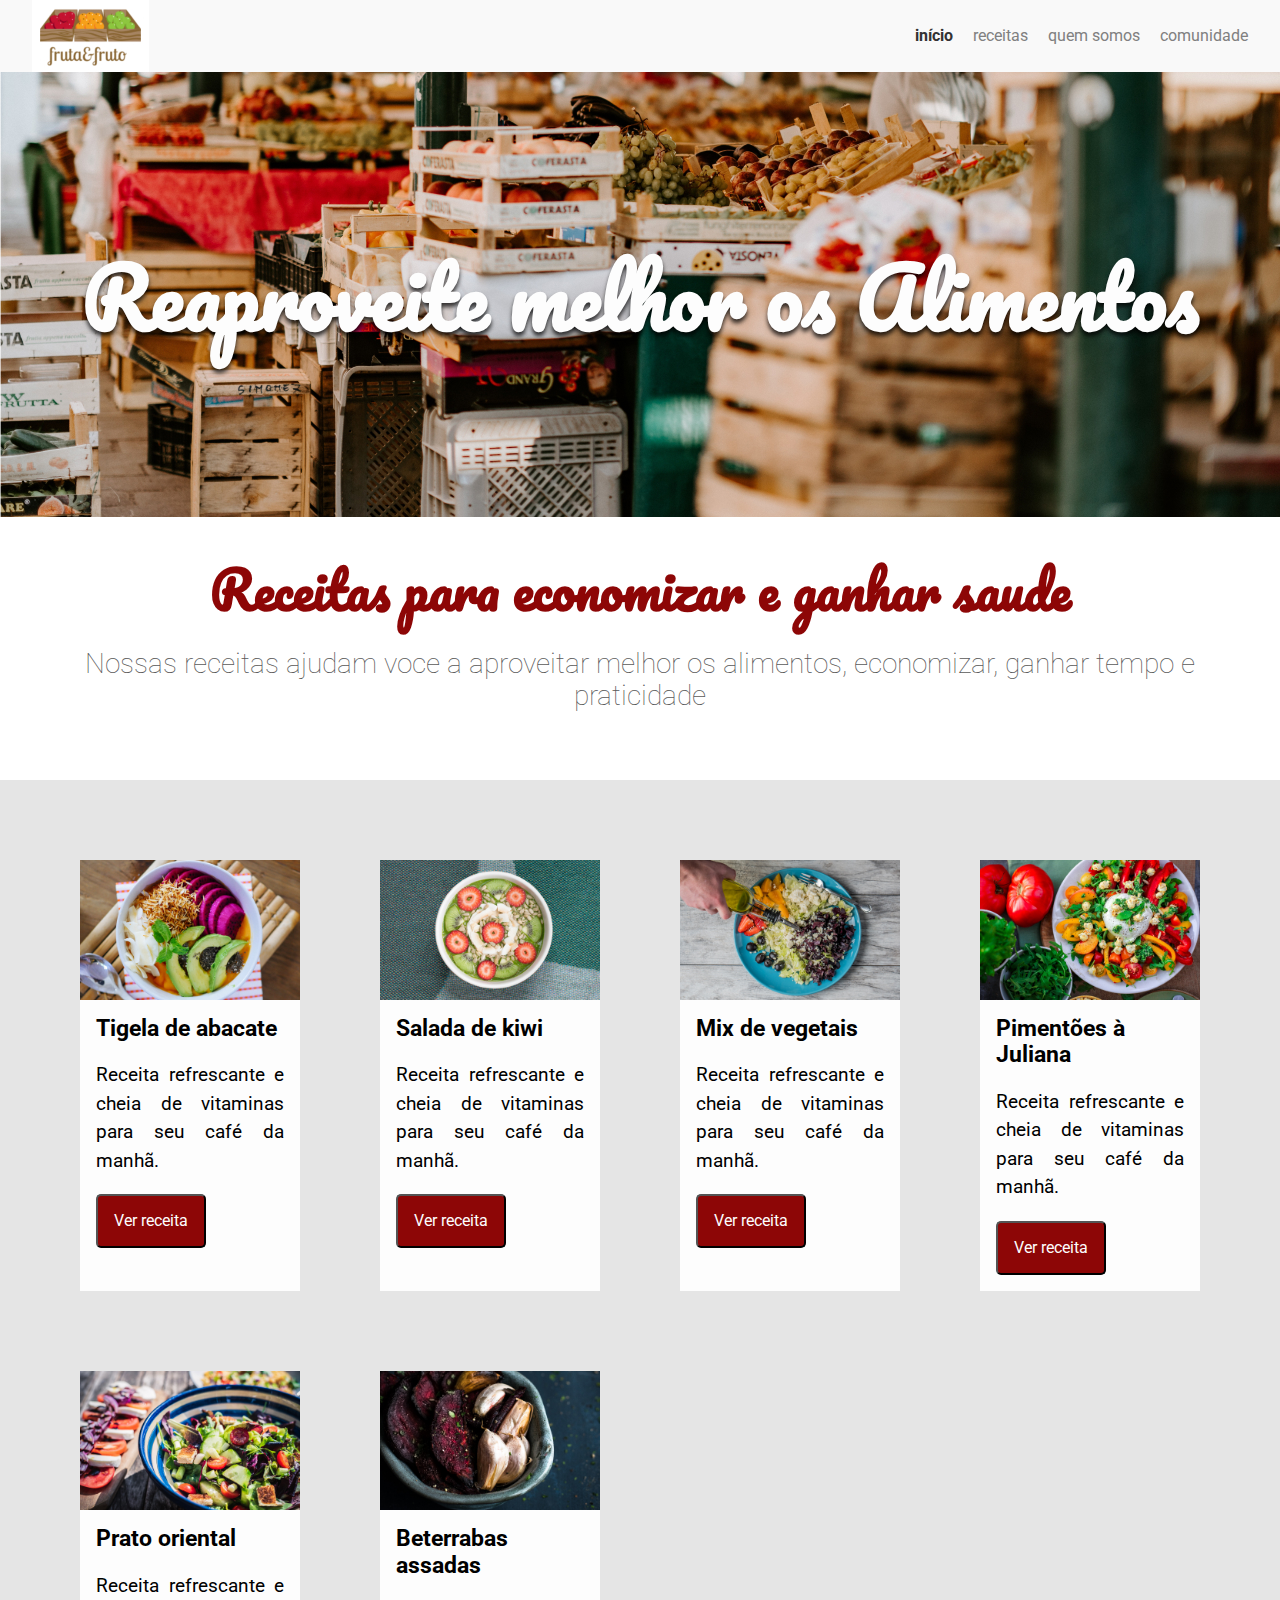
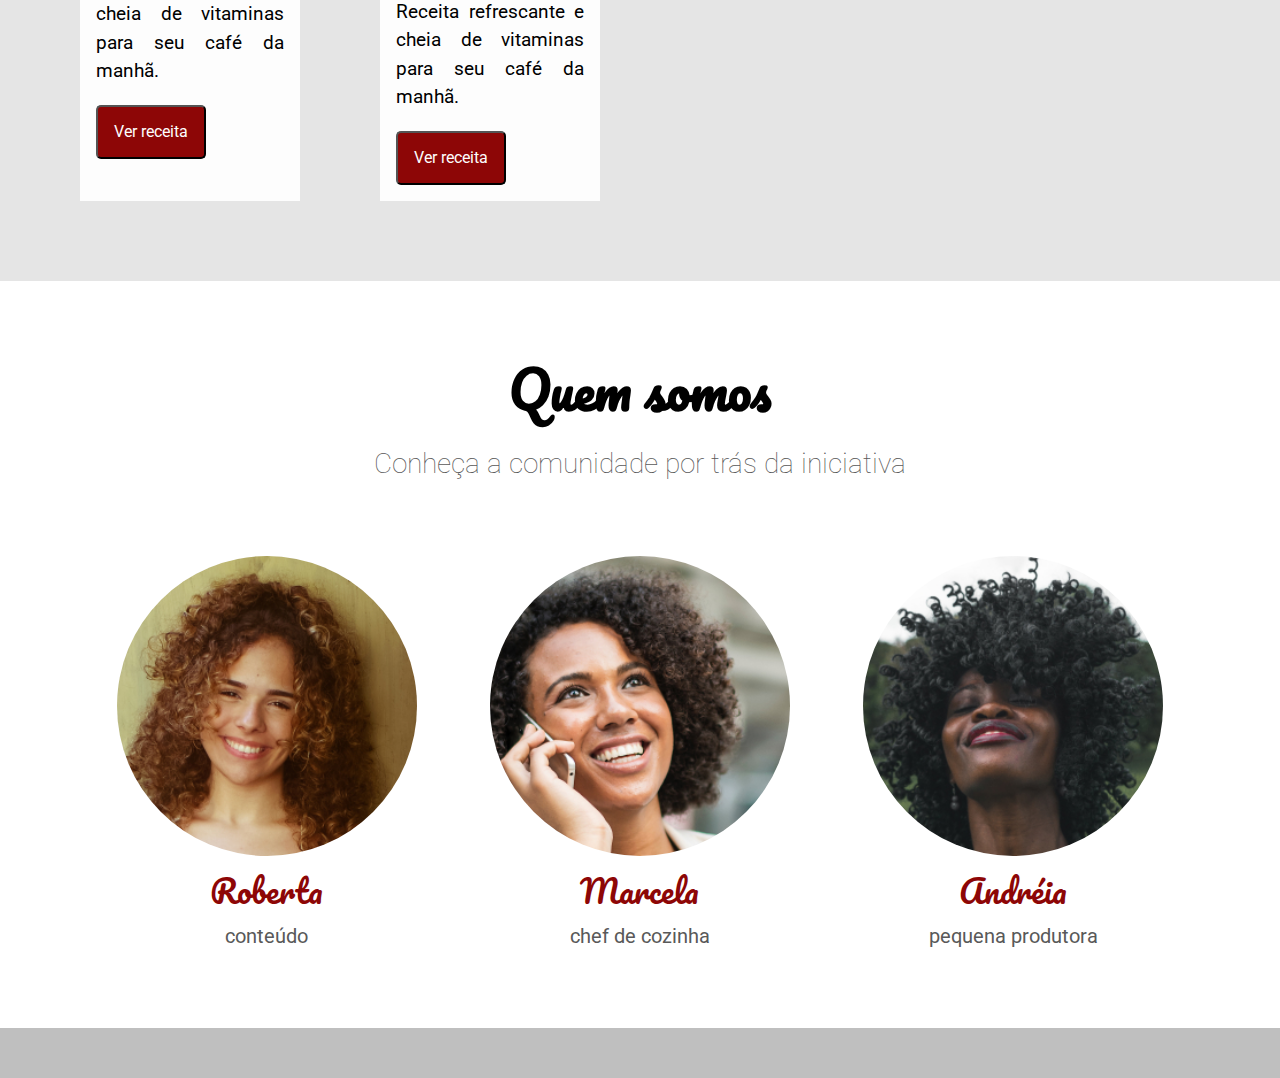
<file: 01 - Arquitetura-CSS/index.html>
<!DOCTYPE html>
<html lang="pt-BR">

<head>
    <link href="https://fonts.googleapis.com/css?family=Pacifico|Roboto:100,300,400,500,700,900" rel="stylesheet" />
    <meta charset="UTF-8" />
    <meta name="viewport" content="width=device-width, initial-scale=1.0" />
    <meta http-equiv="X-UA-Compatible" content="ie=edge" />
    <title>Fruta & Fruto</title>
    <link href="./assets/css/normalize.css" rel="stylesheet">
    <link href="./assets/css/reset.css" rel="stylesheet">
    <link href="./assets/css/cabecalho.css" rel="stylesheet">
    <link href="./assets/css/menu/menu-item.css" rel="stylesheet">
    <link href="./assets/css/menu/menu-link.css" rel="stylesheet">
    <link href="./assets/css/menu/menu-lista.css" rel="stylesheet">
    <link href="./assets/css/banner/banner-imagem.css" rel="stylesheet">
    <link href="./assets/css/banner/banner-titulo.css" rel="stylesheet">
    <link href="./assets/css/banner/banner.css" rel="stylesheet">
    <link href="./assets/css/sobre/sobre-descricao.css" rel="stylesheet">
    <link href="./assets/css/sobre/sobre-titulo.css" rel="stylesheet">
    <link href="./assets/css/sobre/sobre.css" rel="stylesheet">
    <link href="./assets/css/receitas.css" rel="stylesheet">
    <link href="./assets/css/receita/receita.css" rel="stylesheet">
    <link href="./assets/css/receita/receita-botao.css" rel="stylesheet">
    <link href="./assets/css/receita/receita-conteudo.css" rel="stylesheet">
    <link href="./assets/css/receita/receita-descricao.css" rel="stylesheet">
    <link href="./assets/css/receita/receita-imagem.css" rel="stylesheet">
    <link href="./assets/css/receita/receita-titulo.css" rel="stylesheet">
    <link href="./assets/css/quemSomos/quemSomos-descricao.css" rel="stylesheet">
    <link href="./assets/css/quemSomos/quemSomos-titulo.css" rel="stylesheet">
    <link href="./assets/css/quemSomos/quemSomos.css" rel="stylesheet">
    <link href="./assets/css/pessoas.css" rel="stylesheet">
    <link href="./assets/css/pessoas/pessoa-funcao.css" rel="stylesheet">
    <link href="./assets/css/pessoas/pessoa-imagem.css" rel="stylesheet">
    <link href="./assets/css/pessoas/pessoa-nome.css" rel="stylesheet">
    <link href="./assets/css/pessoas/pessoa.css" rel="stylesheet">
    <link href="./assets/css/rodape.css" rel="stylesheet">
    <link href="./assets/css/logo.css" rel="stylesheet">

</head>

<body>
    <header class="cabecalho">
        <img class="logo" alt="Fruto & Fruta" src="./assets/img/logo.jpg" />
        <nav class="menu">
            <ul class="menu__lista">
                <li class="menu__item"><a class="menu__link ativo" href=#>Início</a></li>
                <li class="menu__item"><a class="menu__link" href=#>Receitas</a></li>
                <li class="menu__item"><a class="menu__link" href=#>Quem somos</a></li>
                <li class="menu__item"><a class="menu__link" href=#>Comunidade</a></li>
            </ul>
        </nav>
    </header>


    <section class="banner">
        <img class="banner__img" src="assets/img/banner.jpg" alt="">
        <h2 class="banner__titulo">Reaproveite melhor os Alimentos</h2>
    </section>

    <section class="sobre">
        <h2 class="sobre__titulo">Receitas para economizar e ganhar saude</h2>
        <p class="sobre__descricao">Nossas receitas ajudam voce a aproveitar melhor os alimentos, economizar, ganhar
            tempo e praticidade</p>
    </section>




    <section class="receitas">
        <div class="receita">
            <img alt="Tigela de abacate" class="receita__imagem" src="./assets/img/receitas/tigela-de-abacate.jpg" />
            <div class="receita__conteudo">
                <h4 class="receita__titulo">Tigela de abacate</h4>
                <p class="receita__descricao">Receita refrescante e cheia de vitaminas para seu café da manhã.</p>
                <button class="receita__botao">Ver receita</button>
            </div>
        </div>
        <div class="receita">
            <img alt="Salada de kiwi" class="receita__imagem" src="./assets/img/receitas/salada-de-kiwi.jpg" />
            <div class="receita__conteudo">
                <h4 class="receita__titulo">Salada de kiwi</h4>
                <p class="receita__descricao">Receita refrescante e cheia de vitaminas para seu café da manhã.</p>
                <button class="receita__botao">Ver receita</button>
            </div>
        </div>
        <div class="receita">
            <img alt="Mix de vegetais" class="receita__imagem" src="./assets/img/receitas/mix-de-vegetais.jpg" />
            <div class="receita__conteudo">
                <h4 class="receita__titulo">Mix de vegetais</h4>
                <p class="receita__descricao">Receita refrescante e cheia de vitaminas para seu café da manhã.</p>
                <button class="receita__botao">Ver receita</button>
            </div>
        </div>
        <div class="receita">
            <img alt="Pimentões à Juliana" class="receita__imagem"
                src="./assets/img/receitas/pimentoes-a-juliana.jpg" />
            <div class="receita__conteudo">
                <h4 class="receita__titulo">Pimentões à Juliana</h4>
                <p class="receita__descricao">Receita refrescante e cheia de vitaminas para seu café da manhã.</p>
                <button class="receita__botao">Ver receita</button>
            </div>
        </div>
        <div class="receita">
            <img alt="Prato oriental" class="receita__imagem" src="./assets/img/receitas/prato-oriental.jpg" />
            <div class="receita__conteudo">
                <h4 class="receita__titulo">Prato oriental</h4>
                <p class="receita__descricao">Receita refrescante e cheia de vitaminas para seu café da manhã.</p>
                <button class="receita__botao">Ver receita</button>
            </div>
        </div>
        <div class="receita">
            <img alt="Beterrabas assadas" class="receita__imagem" src="./assets/img/receitas/beterrabas-assadas.jpg" />
            <div class="receita__conteudo">
                <h4 class="receita__titulo">Beterrabas assadas</h4>
                <p class="receita__descricao">Receita refrescante e cheia de vitaminas para seu café da manhã.</p>
                <button class="receita__botao">Ver receita</button>
            </div>
        </div>
    </section>


    <section class="quem-somos">
        <h3 class="quem-somos__titulo">Quem somos</h3>
        <p class="quem-somos__descricao">Conheça a comunidade por trás da iniciativa</p>
        <div class="pessoas">
            <div class="pessoa">
                <div class="pessoa__imagem pessoa__imagem--roberta"></div>
                <span class="pessoa__nome">Roberta</span>
                <span class="pessoa__funcao">Conteúdo</span>
            </div>
            <div class="pessoa">
                <div class="pessoa__imagem pessoa__imagem--marcela"></div>
                <span class="pessoa__nome">Marcela</span>
                <span class="pessoa__funcao">Chef de cozinha</span>
            </div>
            <div class="pessoa">
                <div class="pessoa__imagem pessoa__imagem--andreia"></div>
                <span class="pessoa__nome">Andréia</span>
                <span class="pessoa__funcao">Pequena Produtora</span>
            </div>
        </div>
    </section>


    <footer class="rodape">

    </footer>


</body>

</html>
</file>
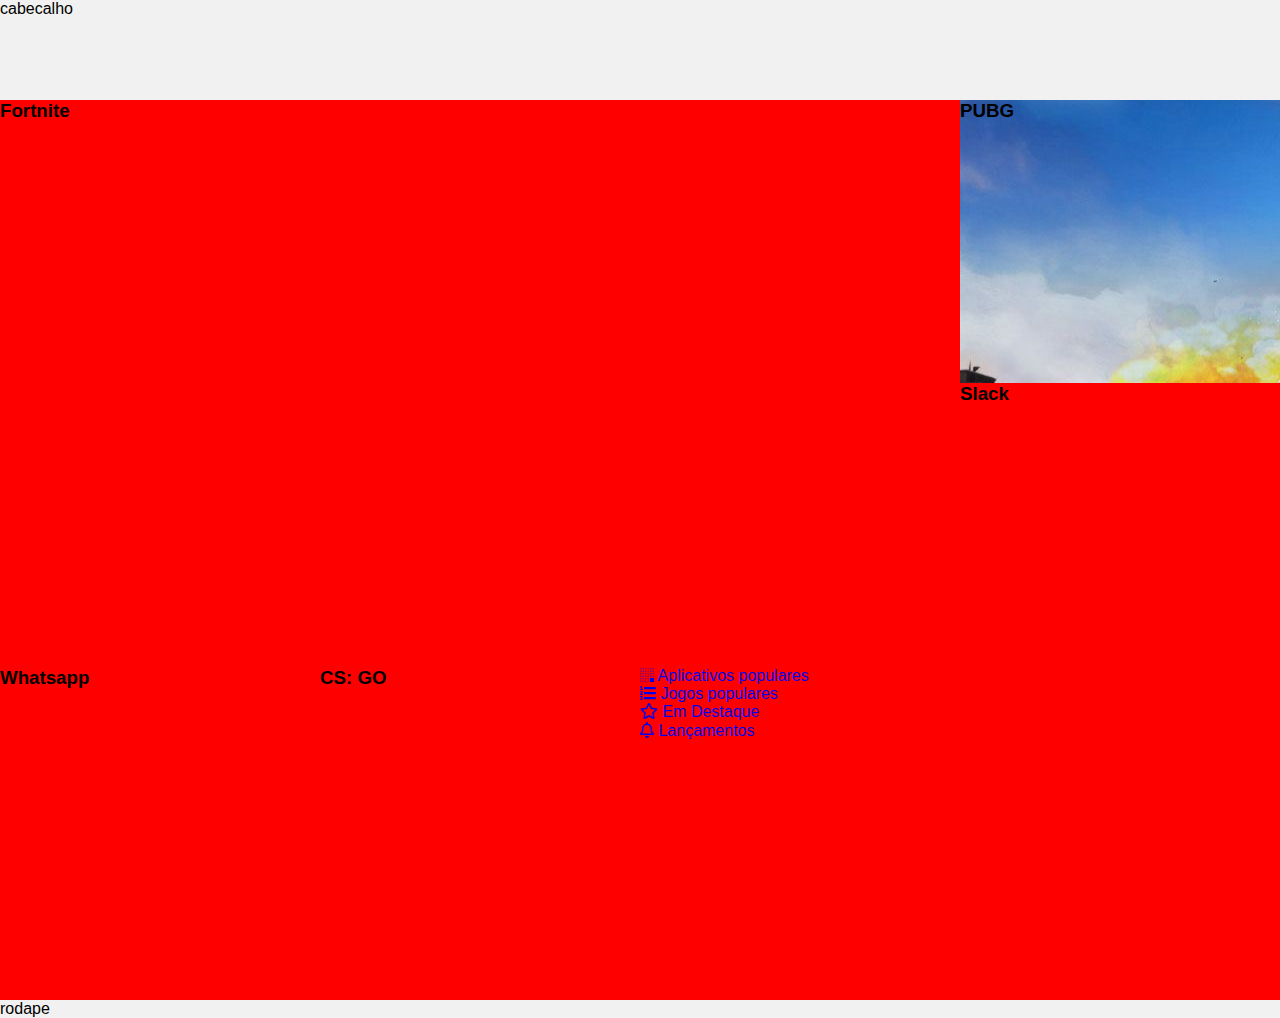
<file: 02 - CSS Grid Simplificando layouts/index.html>
<!DOCTYPE html>
<html lang="en">

<head>
    <meta charset="UTF-8">
    <meta name="viewport" content="width=device-width, initial-scale=1.0">
    <meta http-equiv="X-UA-Compatible" content="ie=edge">
    <title>Alura Store | Baixe nossos aplicativos e jogos</title>
    <link href="./assets/css/normalize.css" rel="stylesheet">
    <link href="./assets/css/reset.css" rel="stylesheet">
    <link href="./assets/css/style.css" rel="stylesheet">
    <link href="./assets/css/destaques.css" rel="stylesheet">
   
</head>

<body class="app">

    <header class="cabecalho">cabecalho</header>



    <main class="conteudo">
        <section class="destaques">
            <div class="destaques__principal caixa">
                <h3 class="destaques__titulo">Fortnite</h3>
            </div>
            <div class="destaques__secundario caixa">
                <h3 class="destaques__titulo">PUBG</h3>
            </div>
            <div class="destaques__secundario caixa">
                <h3 class="destaques__titulo">Slack</h3>
            </div>
            <div class="destaques__secundario caixa">
                <h3 class="destaques__titulo">Whatsapp</h3>
            </div>
            <div class="destaques__secundario caixa">
                <h3 class="destaques__titulo">CS: GO</h3>
            </div>
            <div class="destaques__categorias">
                <ul class="destaques__categorias___lista">
                    <li class="destaques__categorias___item">
                        <a class="destaques__categorias___link" href="#">
                            <i class="destaques__categorias___icone fab fa-buromobelexperte"></i>
                            Aplicativos populares
                        </a>
                    </li>
                    <li class="destaques__categorias___item">
                        <a class="destaques__categorias___link" href="#">
                            <i class="fas fa-list-ol"></i>
                            Jogos populares
                        </a>
                    </li>
                    <li class="destaques__categorias___item">
                        <a class="destaques__categorias___link" href="#">
                            <i class="far fa-star"></i>
                            Em Destaque
                        </a>
                    </li>
                    <li class="destaques__categorias___item">
                        <a class="destaques__categorias___link" href="#">
                            <i class="far fa-bell"></i>
                            Lançamentos
                        </a>
                    </li>
                </ul>
            </div>
        </section>

    </main>


    <footer class="rodape">rodape</footer>
    <script src="./assets/js/fontawesome.all.min.js"></script>





</body>

</html>
</file>
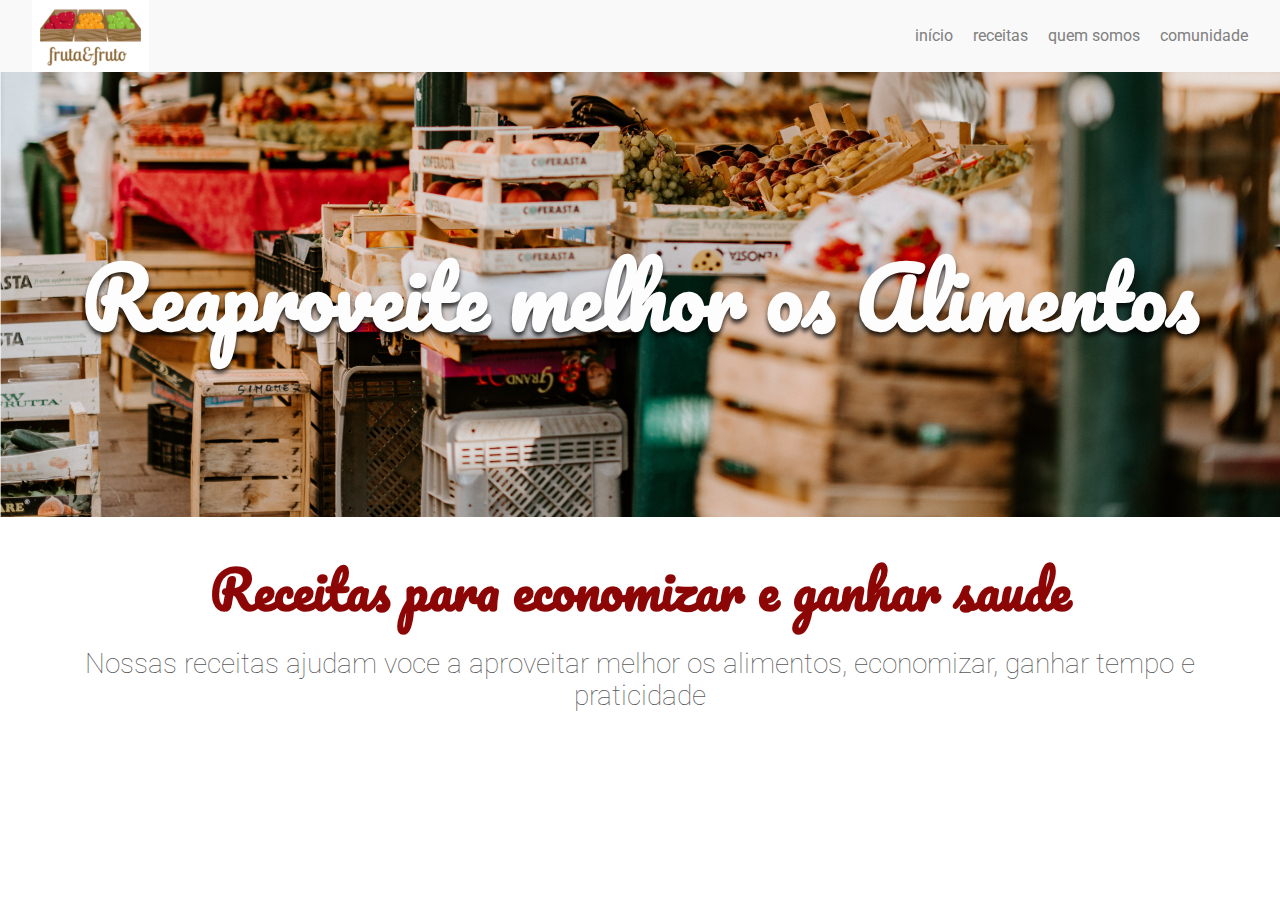
<file: Arquitetura-CSS/index.html>
<!DOCTYPE html>
<html lang="pt-BR">

<head>
    <link href="https://fonts.googleapis.com/css?family=Pacifico|Roboto:100,300,400,500,700,900" rel="stylesheet" />
    <meta charset="UTF-8" />
    <meta name="viewport" content="width=device-width, initial-scale=1.0" />
    <meta http-equiv="X-UA-Compatible" content="ie=edge" />
    <title>Fruta & Fruto</title>
    <link href="./assets/css/normalize.css" rel="stylesheet" />
    <link href="./assets/css/reset.css" rel="stylesheet" />
    <link href="./assets/css/cabecalho.css" rel="stylesheet" />
    <link href="./assets/css/menu/menu-item.css" rel="stylesheet" />
    <link href="./assets/css/menu/menu-link.css" rel="stylesheet" />
    <link href="./assets/css/menu/menu-lista.css" rel="stylesheet" />
    <link href="./assets/css/banner/banner-imagem.css" rel="stylesheet" />
    <link href="./assets/css/banner/banner-titulo.css" rel="stylesheet" />
    <link href="./assets/css/banner/banner.css" rel="stylesheet" />
    <link href="./assets/css/sobre/sobre-descricao.css" rel="stylesheet" />
    <link href="./assets/css/sobre/sobre-titulo.css" rel="stylesheet" />
    <link href="./assets/css/sobre/sobre.css" rel="stylesheet" />


</head>

<body>
    <header class="cabecalho">
        <img class="logo" alt="Fruto & Fruta" src="./assets/img/logo.jpg" />
        <nav class="menu">
            <ul class="menu__lista">
                <li class="menu__item"><a class="menu__link ativo" href=#>Início</a></li>
                <li class="menu__item"><a class="menu__link" href=#>Receitas</a></li>
                <li class="menu__item"><a class="menu__link" href=#>Quem somos</a></li>
                <li class="menu__item"><a class="menu__link" href=#>Comunidade</a></li>
            </ul>
        </nav>
    </header>


    <section class="banner">
        <img class="banner__img" src="assets/img/banner.jpg" alt="">
        <h2 class="banner__titulo">Reaproveite melhor os Alimentos</h2>
    </section>

    <section class="sobre">
        <h2 class="sobre__titulo">Receitas para economizar e ganhar saude</h2>
        <p class="sobre__descricao">Nossas receitas ajudam voce a aproveitar melhor os alimentos, economizar, ganhar
            tempo e praticidade</p>
    </section>

</body>

</html>
</file>
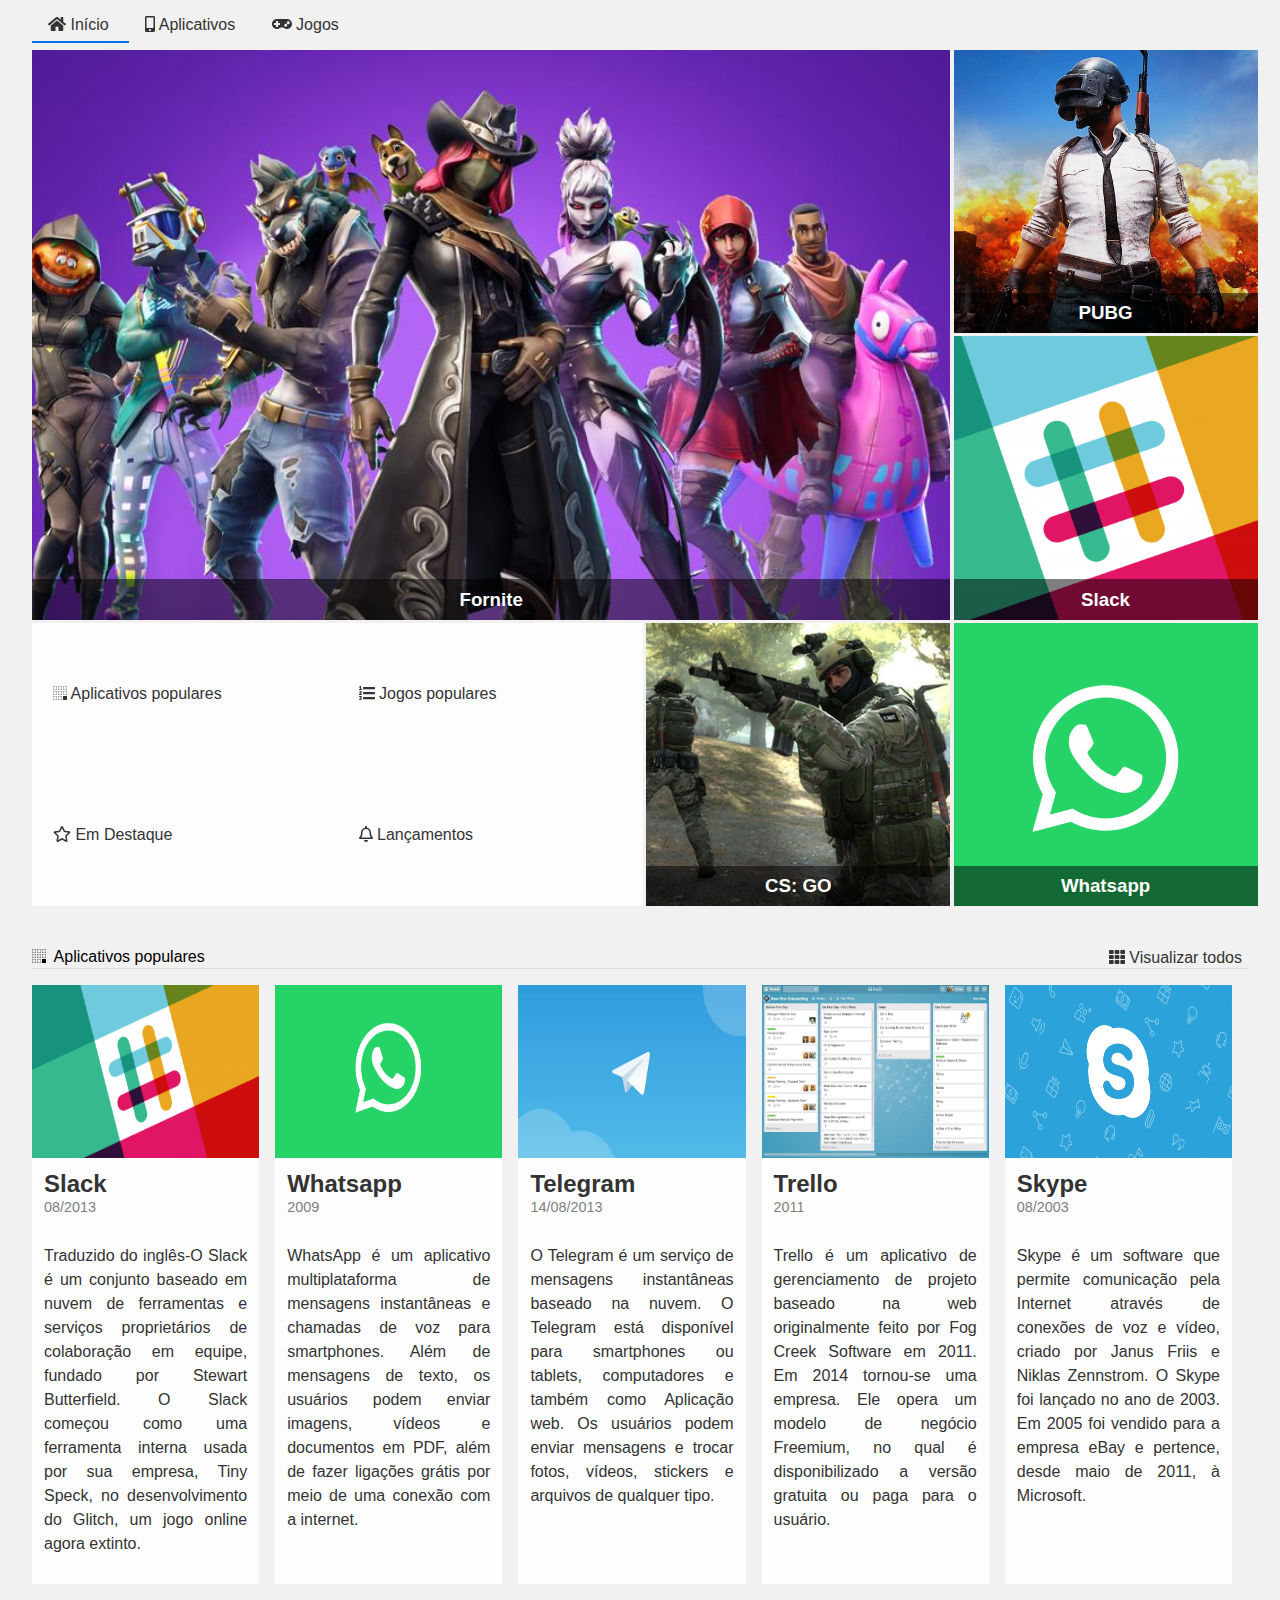
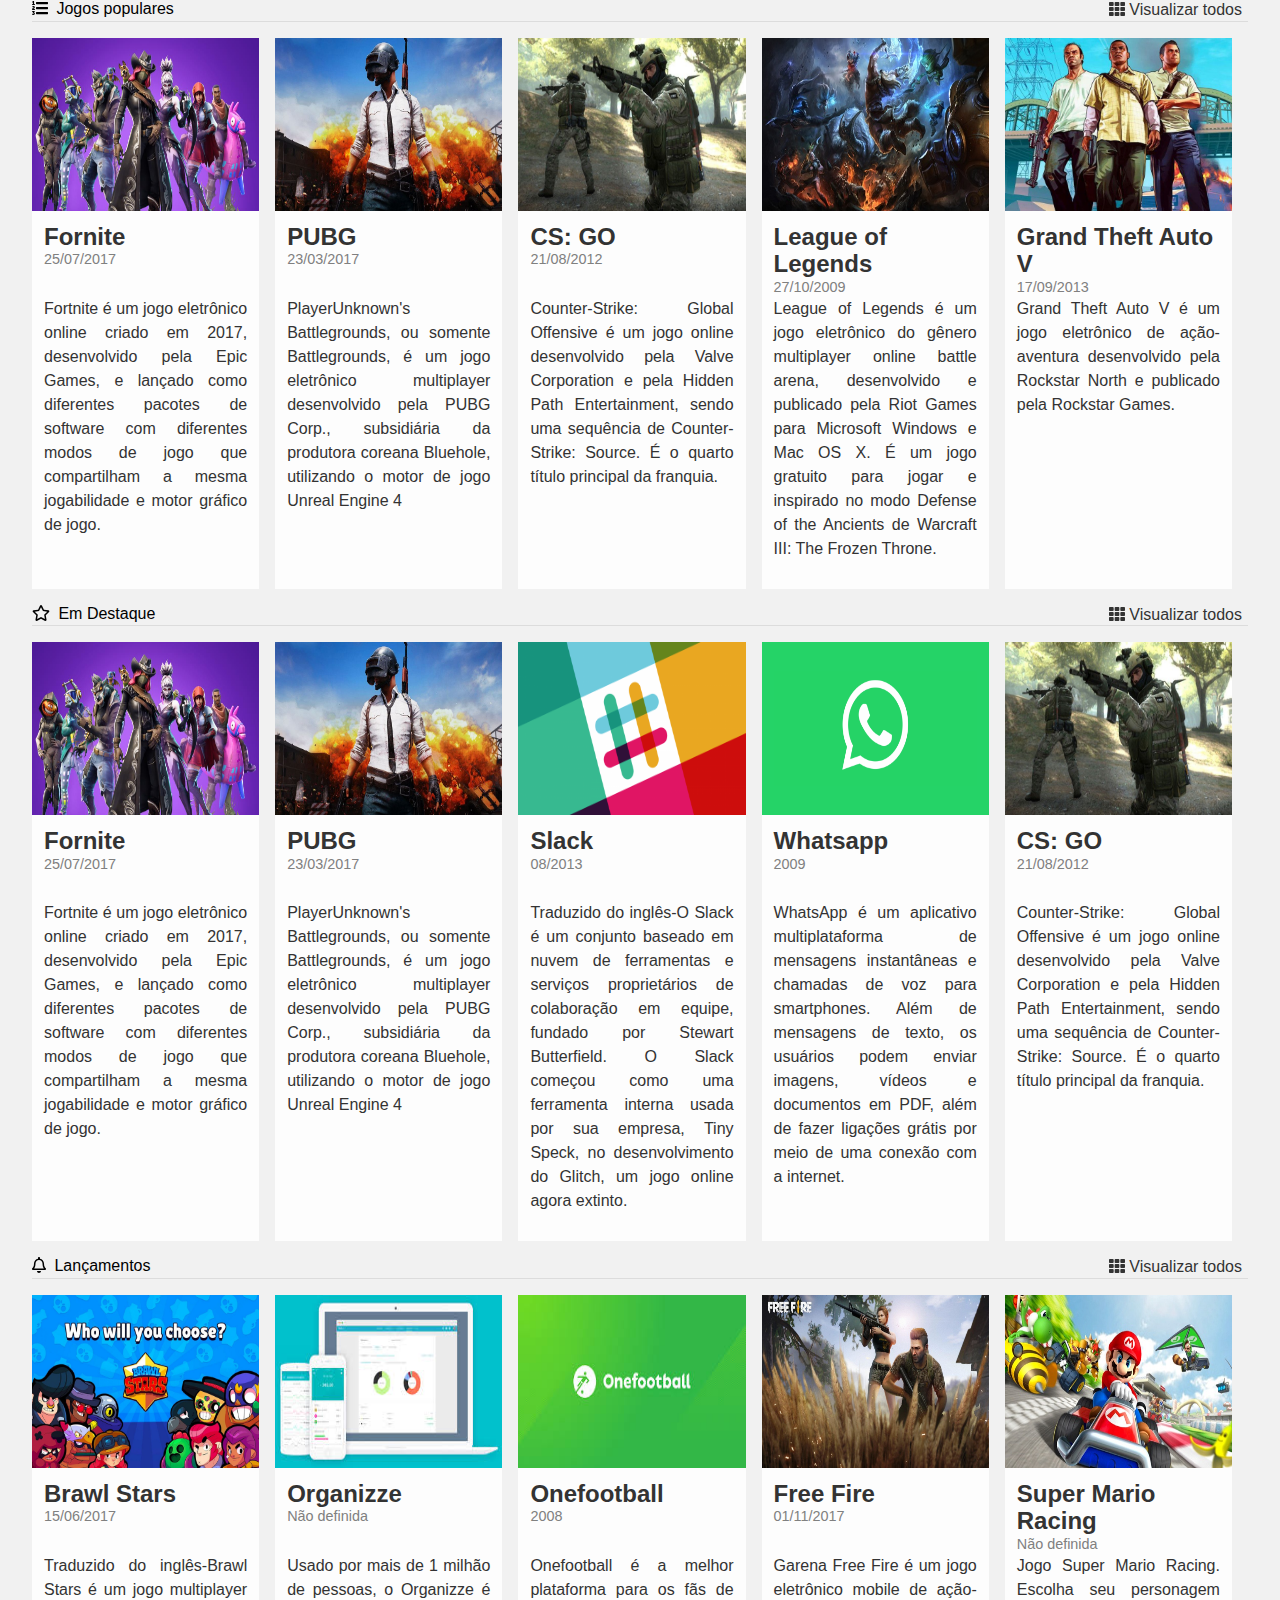
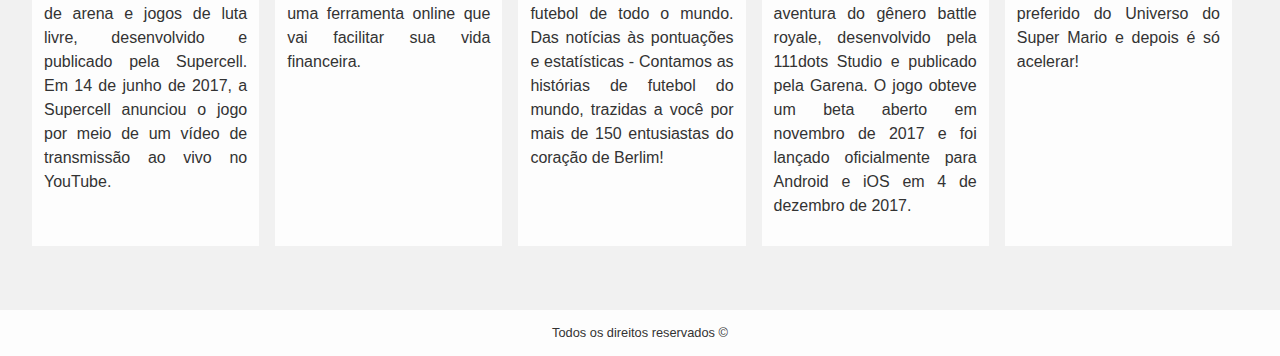
<file: Curso de CSS Alura/02 - CSS Grid Simplificando layouts/index.html>
<!DOCTYPE html>
<html lang="en">
<head>
    <meta charset="UTF-8">
    <meta name="viewport" content="width=device-width, initial-scale=1.0">
    <meta http-equiv="X-UA-Compatible" content="ie=edge">
    <title>Alura Store | Baixe nossos aplicativos e jogos</title>
    <link href="./assets/css/normalize.css" rel="stylesheet">
    <link href="./assets/css/reset.css" rel="stylesheet">
    <link href="./assets/css/style.css" rel="stylesheet">
    <link href="./assets/css/destaques.css" rel="stylesheet">
    <link href="./assets/css/populares.css" rel="stylesheet">
    <link href="./assets/css/menu.css" rel="stylesheet">
</head>
<body class="app">
    <header class="cabecalho">
        <nav class="menu">
            <ul class="menu__lista">
                <li class="menu__item">
                    <a class="menu__link ativo" href="#">
                        <i class="fas fa-home"></i>
                        Início
                    </a>
                    <a class="menu__link" href="#">
                        <i class="fas fa-mobile-alt"></i>
                        Aplicativos</a>
                    <a class="menu__link" href="#">
                        <i class="fas fa-gamepad"></i>
                        Jogos
                    </a>
                </li>
            </ul>
        </nav>
    </header>
    <main class="conteudo">
        <section class="destaques">
            <div class="destaques__principal caixa">
                <h3 class="destaques__titulo">Fornite</h3>
            </div>
            <div class="destaques__secundario caixa">
                <h3 class="destaques__titulo">PUBG</h3>
            </div>
            <div class="destaques__secundario caixa">
                <h3 class="destaques__titulo">Slack</h3>
            </div>
            <div class="destaques__secundario caixa">
                <h3 class="destaques__titulo">Whatsapp</h3>
            </div>
            <div class="destaques__secundario caixa">
                <h3 class="destaques__titulo">CS: GO</h3>
            </div>
            <div class="destaques__categorias">
                <ul class="destaques__categorias___lista">
                    <li class="destaques__categorias___item">
                        <a class="destaques__categorias___link" href="#">
                            <i class="destaques__categorias___icone fab fa-buromobelexperte"></i>
                            Aplicativos populares
                        </a>
                    </li>
                    <li class="destaques__categorias___item">
                        <a class="destaques__categorias___link" href="#">
                            <i class="fas fa-list-ol"></i>
                            Jogos populares
                        </a>
                    </li>
                    <li class="destaques__categorias___item">
                        <a class="destaques__categorias___link" href="#">
                            <i class="far fa-star"></i>
                            Em Destaque
                        </a>
                    </li>
                    <li class="destaques__categorias___item">
                        <a class="destaques__categorias___link" href="#">
                            <i class="far fa-bell"></i>
                            Lançamentos
                        </a>
                    </li>
                </ul>
            </div>
        </section>
        <section class="populares">
            <div class="populares__itens">
                <div class="populares__info">
                    <div class="populares__cabecalho">
                        <h4 class="populares__titulo">
                            <i class="populares__icone fab fa-buromobelexperte"></i>
                            Aplicativos populares
                        </h4>
                        <button class="populares__botao">
                            <i class="fas fa-th"></i>
                            Visualizar todos
                        </button>
                    </div>
                </div>
                <div class="populares__conteudo">
                    <div class="populares__card">
                        <img class="populares__card___imagem" src="./assets/img/slack.png"></img>
                        <div class="populares__card___corpo">
                            <div class="populares__card___cabecalho">
                                <h5 class="populares__card___titulo">Slack</h5>
                                <time class="populares__card___data" datetime="2013-08-01">08/2013</time>
                            </div>
                            <div class="populares__card___descricao">
                                Traduzido do inglês-O Slack é um conjunto baseado em nuvem de ferramentas e serviços proprietários de colaboração em equipe, fundado por Stewart Butterfield. O Slack começou como uma ferramenta interna usada por sua empresa, Tiny Speck, no desenvolvimento do Glitch, um jogo online agora extinto.
                            </div>
                        </div>
                    </div>
                    <div class="populares__card">
                        <img class="populares__card___imagem" src="./assets/img/whatsapp.png"></img>
                        <div class="populares__card___corpo">
                            <div class="populares__card___cabecalho">
                                <h5 class="populares__card___titulo">Whatsapp</h5>
                                <time class="populares__card___data" datetime="20090-01-01">2009</time>
                            </div>
                            <div class="populares__card___descricao">
                                WhatsApp é um aplicativo multiplataforma de mensagens instantâneas e chamadas de voz para smartphones. Além de mensagens de texto, os usuários podem enviar imagens, vídeos e documentos em PDF, além de fazer ligações grátis por meio de uma conexão com a internet.
                            </div>
                        </div>
                    </div>
                    <div class="populares__card">
                        <img class="populares__card___imagem" src="./assets/img/telegram.jpeg"></img>
                        <div class="populares__card___corpo">
                            <div class="populares__card___cabecalho">
                                <h5 class="populares__card___titulo">Telegram</h5>
                                <time class="populares__card___data" datetime="2013-08-14">14/08/2013</time>
                            </div>
                            <div class="populares__card___descricao">
                                O Telegram é um serviço de mensagens instantâneas baseado na nuvem. O Telegram está disponível para smartphones ou tablets, computadores e também como Aplicação web. Os usuários podem enviar mensagens e trocar fotos, vídeos, stickers e arquivos de qualquer tipo.
                            </div>
                        </div>
                    </div>
                    <div class="populares__card">
                        <img class="populares__card___imagem" src="./assets/img/trello.jpg"></img>
                        <div class="populares__card___corpo">
                            <div class="populares__card___cabecalho">
                                <h5 class="populares__card___titulo">Trello</h5>
                                <time class="populares__card___data" datetime="2011-01-01">2011</time>
                            </div>
                            <div class="populares__card___descricao">
                                Trello é um aplicativo de gerenciamento de projeto baseado na web originalmente feito por Fog Creek Software em 2011. Em 2014 tornou-se uma empresa. Ele opera um modelo de negócio Freemium, no qual é disponibilizado a versão gratuita ou paga para o usuário.
                            </div>
                        </div>
                    </div>
                    <div class="populares__card">
                        <img class="populares__card___imagem" src="./assets/img/skype.png"></img>
                        <div class="populares__card___corpo">
                            <div class="populares__card___cabecalho">
                                <h5 class="populares__card___titulo">Skype</h5>
                                <time class="populares__card___data" datetime="2003-08-01">08/2003</time>
                            </div>
                            <div class="populares__card___descricao">
                                Skype é um software que permite comunicação pela Internet através de conexões de voz e vídeo, criado por Janus Friis e Niklas Zennstrom. O Skype foi lançado no ano de 2003. Em 2005 foi vendido para a empresa eBay e pertence, desde maio de 2011, à Microsoft.
                            </div>
                        </div>
                    </div>
                </div>
            </div>
            <div class="populares__itens">
                <div class="populares__info">
                    <div class="populares__cabecalho">
                        <h4 class="populares__titulo">
                            <i class="populares__icone fas fa-list-ol"></i>
                            Jogos populares
                        </h4>
                        <button class="populares__botao">
                            <i class="fas fa-th"></i>
                            Visualizar todos
                        </button>
                    </div>
                </div>
                <div class="populares__conteudo">
                    <div class="populares__card">
                        <img class="populares__card___imagem" src="./assets/img/fortnite.jpg"></img>
                        <div class="populares__card___corpo">
                            <div class="populares__card___cabecalho">
                                <h5 class="populares__card___titulo">Fornite</h5>
                                <time class="populares__card___data" datetime="2017-07-25">25/07/2017</time>
                            </div>
                            <div class="populares__card___descricao">
                                Fortnite é um jogo eletrônico online criado em 2017, desenvolvido pela Epic Games, e lançado como diferentes pacotes de software com diferentes modos de jogo que compartilham a mesma jogabilidade e motor gráfico de jogo.
                            </div>
                        </div>
                    </div>
                    <div class="populares__card">
                        <img class="populares__card___imagem" src="./assets/img/pubg.jpg"></img>
                        <div class="populares__card___corpo">
                            <div class="populares__card___cabecalho">
                                <h5 class="populares__card___titulo">PUBG</h5>
                                <time class="populares__card___data" datetime="2017-03-23">23/03/2017</time>
                            </div>
                            <div class="populares__card___descricao">
                                PlayerUnknown's Battlegrounds, ou somente Battlegrounds, é um jogo eletrônico multiplayer desenvolvido pela PUBG Corp., subsidiária da produtora coreana Bluehole, utilizando o motor de jogo Unreal Engine 4
                            </div>
                        </div>
                    </div>
                    <div class="populares__card">
                        <img class="populares__card___imagem" src="./assets/img/cs-go.jpg"></img>
                        <div class="populares__card___corpo">
                            <div class="populares__card___cabecalho">
                                <h5 class="populares__card___titulo">CS: GO</h5>
                                <time class="populares__card___data" datetime="2012-08-21">21/08/2012</time>
                            </div>
                            <div class="populares__card___descricao">
                                Counter-Strike: Global Offensive é um jogo online desenvolvido pela Valve Corporation e pela Hidden Path Entertainment, sendo uma sequência de Counter-Strike: Source. É o quarto título principal da franquia.
                            </div>
                        </div>
                    </div>
                    <div class="populares__card">
                        <img class="populares__card___imagem" src="./assets/img/lol.jpg"></img>
                        <div class="populares__card___corpo">
                            <div class="populares__card___cabecalho">
                                <h5 class="populares__card___titulo">League of Legends</h5>
                                <time class="populares__card___data" datetime="2009-10-27">27/10/2009</time>
                            </div>
                            <div class="populares__card___descricao">
                                League of Legends é um jogo eletrônico do gênero multiplayer online battle arena, desenvolvido e publicado pela Riot Games para Microsoft Windows e Mac OS X. É um jogo gratuito para jogar e inspirado no modo Defense of the Ancients de Warcraft III: The Frozen Throne.
                            </div>
                        </div>
                    </div>
                    <div class="populares__card">
                        <img class="populares__card___imagem" src="./assets/img/gta-v.jpg"></img>
                        <div class="populares__card___corpo">
                            <div class="populares__card___cabecalho">
                                <h5 class="populares__card___titulo">Grand Theft Auto V</h5>
                                <time class="populares__card___data" datetime="2013-09-17">17/09/2013</time>
                            </div>
                            <div class="populares__card___descricao">
                                Grand Theft Auto V é um jogo eletrônico de ação-aventura desenvolvido pela Rockstar North e publicado pela Rockstar Games.
                            </div>
                        </div>
                    </div>
                </div>
            </div>
            <div class="populares__itens">
                <div class="populares__info">
                    <div class="populares__cabecalho">
                        <h4 class="populares__titulo">
                            <i class="populares__icone far fa-star"></i>
                            Em Destaque
                        </h4>
                        <button class="populares__botao">
                            <i class="fas fa-th"></i>
                            Visualizar todos
                        </button>
                    </div>
                </div>
                <div class="populares__conteudo">
                    <div class="populares__card">
                        <img class="populares__card___imagem" src="./assets/img/fortnite.jpg"></img>
                        <div class="populares__card___corpo">
                            <div class="populares__card___cabecalho">
                                <h5 class="populares__card___titulo">Fornite</h5>
                                <time class="populares__card___data" datetime="2017-07-25">25/07/2017</time>
                            </div>
                            <div class="populares__card___descricao">
                                Fortnite é um jogo eletrônico online criado em 2017, desenvolvido pela Epic Games, e lançado como diferentes pacotes de software com diferentes modos de jogo que compartilham a mesma jogabilidade e motor gráfico de jogo.
                            </div>
                        </div>
                    </div>
                    <div class="populares__card">
                        <img class="populares__card___imagem" src="./assets/img/pubg.jpg"></img>
                        <div class="populares__card___corpo">
                            <div class="populares__card___cabecalho">
                                <h5 class="populares__card___titulo">PUBG</h5>
                                <time class="populares__card___data" datetime="2017-03-23">23/03/2017</time>
                            </div>
                            <div class="populares__card___descricao">
                                PlayerUnknown's Battlegrounds, ou somente Battlegrounds, é um jogo eletrônico multiplayer desenvolvido pela PUBG Corp., subsidiária da produtora coreana Bluehole, utilizando o motor de jogo Unreal Engine 4
                            </div>
                        </div>
                    </div>
                    <div class="populares__card">
                        <img class="populares__card___imagem" src="./assets/img/slack.png"></img>
                        <div class="populares__card___corpo">
                            <div class="populares__card___cabecalho">
                                <h5 class="populares__card___titulo">Slack</h5>
                                <time class="populares__card___data" datetime="2013-08-01">08/2013</time>
                            </div>
                            <div class="populares__card___descricao">
                                Traduzido do inglês-O Slack é um conjunto baseado em nuvem de ferramentas e serviços proprietários de colaboração em equipe, fundado por Stewart Butterfield. O Slack começou como uma ferramenta interna usada por sua empresa, Tiny Speck, no desenvolvimento do Glitch, um jogo online agora extinto.
                            </div>
                        </div>
                    </div>
                    <div class="populares__card">
                        <img class="populares__card___imagem" src="./assets/img/whatsapp.png"></img>
                        <div class="populares__card___corpo">
                            <div class="populares__card___cabecalho">
                                <h5 class="populares__card___titulo">Whatsapp</h5>
                                <time class="populares__card___data" datetime="20090-01-01">2009</time>
                            </div>
                            <div class="populares__card___descricao">
                                WhatsApp é um aplicativo multiplataforma de mensagens instantâneas e chamadas de voz para smartphones. Além de mensagens de texto, os usuários podem enviar imagens, vídeos e documentos em PDF, além de fazer ligações grátis por meio de uma conexão com a internet.
                            </div>
                        </div>
                    </div>
                    <div class="populares__card">
                        <img class="populares__card___imagem" src="./assets/img/cs-go.jpg"></img>
                        <div class="populares__card___corpo">
                            <div class="populares__card___cabecalho">
                                <h5 class="populares__card___titulo">CS: GO</h5>
                                <time class="populares__card___data" datetime="2012-08-21">21/08/2012</time>
                            </div>
                            <div class="populares__card___descricao">
                                Counter-Strike: Global Offensive é um jogo online desenvolvido pela Valve Corporation e pela Hidden Path Entertainment, sendo uma sequência de Counter-Strike: Source. É o quarto título principal da franquia.
                            </div>
                        </div>
                    </div>
                </div>
            </div>
            <div class="populares__itens">
                <div class="populares__info">
                    <div class="populares__cabecalho">
                        <h4 class="populares__titulo">
                            <i class="populares__icone far fa-bell"></i>
                            Lançamentos
                        </h4>
                        <button class="populares__botao">
                            <i class="fas fa-th"></i>
                            Visualizar todos
                        </button>
                    </div>
                </div>
                <div class="populares__conteudo">
                    <div class="populares__card">
                        <img class="populares__card___imagem" src="./assets/img/brawl-stars.jpg"></img>
                        <div class="populares__card___corpo">
                            <div class="populares__card___cabecalho">
                                <h5 class="populares__card___titulo">Brawl Stars</h5>
                                <time class="populares__card___data" datetime="2017-06-15">15/06/2017</time>
                            </div>
                            <div class="populares__card___descricao">
                                Traduzido do inglês-Brawl Stars é um jogo multiplayer de arena e jogos de luta livre, desenvolvido e publicado pela Supercell. Em 14 de junho de 2017, a Supercell anunciou o jogo por meio de um vídeo de transmissão ao vivo no YouTube.
                            </div>
                        </div>
                    </div>
                    <div class="populares__card">
                        <img class="populares__card___imagem" src="./assets/img/organizze.jpeg"></img>
                        <div class="populares__card___corpo">
                            <div class="populares__card___cabecalho">
                                <h5 class="populares__card___titulo">Organizze</h5>
                                <time class="populares__card___data" datetime="">Não definida</time>
                            </div>
                            <div class="populares__card___descricao">
                                Usado por mais de 1 milhão de pessoas, o Organizze é uma ferramenta online que vai facilitar sua vida financeira.  
                            </div>
                        </div>
                    </div>
                    <div class="populares__card">
                        <img class="populares__card___imagem" src="./assets/img/onefotball.jpeg"></img>
                        <div class="populares__card___corpo">
                            <div class="populares__card___cabecalho">
                                <h5 class="populares__card___titulo">Onefootball</h5>
                                <time class="populares__card___data" datetime="2008-01-01">2008</time>
                            </div>
                            <div class="populares__card___descricao">
                                Onefootball é a melhor plataforma para os fãs de futebol de todo o mundo. Das notícias às pontuações e estatísticas - Contamos as histórias de futebol do mundo, trazidas a você por mais de 150 entusiastas do coração de Berlim!
                            </div>
                        </div>
                    </div>
                    <div class="populares__card">
                        <img class="populares__card___imagem" src="./assets/img/free-fire.jpg"></img>
                        <div class="populares__card___corpo">
                            <div class="populares__card___cabecalho">
                                <h5 class="populares__card___titulo">Free Fire</h5>
                                <time class="populares__card___data" datetime="2017-11-01">01/11/2017</time>
                            </div>
                            <div class="populares__card___descricao">
                                Garena Free Fire é um jogo eletrônico mobile de ação-aventura do gênero battle royale, desenvolvido pela 111dots Studio e publicado pela Garena. O jogo obteve um beta aberto em novembro de 2017 e foi lançado oficialmente para Android e iOS em 4 de dezembro de 2017.
                            </div>
                        </div>
                    </div>
                    <div class="populares__card">
                        <img class="populares__card___imagem" src="./assets/img/mario-kart.jpg"></img>
                        <div class="populares__card___corpo">
                            <div class="populares__card___cabecalho">
                                <h5 class="populares__card___titulo">Super Mario Racing</h5>
                                <time class="populares__card___data" datetime="">Não definida</time>
                            </div>
                            <div class="populares__card___descricao">
                                Jogo Super Mario Racing. Escolha seu personagem preferido do Universo do Super Mario e depois é só acelerar!
                            </div>
                        </div>
                    </div>
                </div>
            </div>
        </section>
    </main>
    <footer class="rodape">Todos os direitos reservados &copy;</footer>
    <script src="./assets/js/fontawesome.all.min.js"></script>
</body>
</html>
</file>
<file: 01 - Arquitetura-CSS/assets/css/cabecalho.css>
.cabecalho {
  align-items: center;
  background: #f9f9f9;
  display: flex;
  justify-content: space-between;
  padding-left: 2rem;
  padding-right: 2rem;
}

@media screen and (max-width: 0) {
  .cabecalho {
    justify-content: center;
    padding: 0 1rem;
  }
}

@media screen and (max-width: 768px) {
  .cabecalho {
    padding: 0 5rem;
    justify-content: center;
  }
}
</file>
<file: 01 - Arquitetura-CSS/assets/css/menu/menu-item.css>
.menu__item {
    list-style: none;
}

.menu__item:last-child .menu__link {
    margin-right: 0;
}
</file>
<file: 01 - Arquitetura-CSS/assets/css/menu/menu-link.css>
.menu__link {
    color: #808080;
    margin-right: 1.25rem;
    text-decoration: none;
    text-transform: lowercase;
}

.menu__link.ativo {
    color: #333333;
    font-weight: bold;
}

.menu__link:hover {
    text-decoration: underline;
}
</file>
<file: 01 - Arquitetura-CSS/assets/css/menu/menu-lista.css>
.menu__lista {
    display: flex;
}
</file>
<file: 01 - Arquitetura-CSS/assets/css/banner/banner-imagem.css>
.banner__imagem{
    background: url('../../img/banner.jpg') no-repeat center / cover;
    width: 100%;   
}

@media screen and (min-width: 0) {
    .banner__imagem {
        height: calc(100vh - 51px);
    }
}

@media screen and (min-width: 768px) {
    .banner__imagem {
        height: calc(100vh - 72px);
    }
}
</file>
<file: 01 - Arquitetura-CSS/assets/css/banner/banner-titulo.css>
.banner__titulo {
    font-family: Pacifico, cursive;
    color: #fdfdfd;
    position: absolute;
    left: 50%;
    text-shadow: 0 4px 4px rgba(0, 0, 0, 0.75);
    top: 50%;
    text-align: center;
    transform: translate(-50%, -50%);
    width: 100%;
}

@media screen and (min-width: 0) {
    .banner__titulo {
        font-size: 3rem;
    }
}

@media screen and (min-width: 768px) {
    .banner__titulo {
        font-size: 5.0625rem;
    }
}
</file>
<file: 01 - Arquitetura-CSS/assets/css/banner/banner.css>
.banner {
    position: relative;
}
</file>
<file: 01 - Arquitetura-CSS/assets/css/sobre/sobre-descricao.css>
.sobre__descricao {
    color: #595959;
    font-weight: 100;
}

@media screen and (min-width: 0px) {
    .sobre__descricao {
        font-size: 1.3rem;
    }
}

@media screen and (min-width: 768px) {
    .sobre__descricao {
        font-size: 1.75rem;
    }
}
</file>
<file: 01 - Arquitetura-CSS/assets/css/sobre/sobre-titulo.css>
.sobre__titulo {
    color: #8d0606;
    font-family: Pacifico, cursive;

}

@media screen and (min-width: 0px) {
    .sobre__titulo {
        font-size: 2rem;
    }
}

@media screen and (min-width: 768px) {
    .sobre__titulo {
        font-size: 3.1875rem;
    }
}
</file>
<file: 01 - Arquitetura-CSS/assets/css/sobre/sobre.css>
.sobre {
    padding: 2.5rem;
    text-align: center;
}
</file>
<file: 01 - Arquitetura-CSS/assets/css/receitas.css>
.receitas {
  background: #e5e5e5;
  display: flex;
  flex-wrap: wrap;
  padding: 5rem 0 0 5rem;
}
</file>
<file: 01 - Arquitetura-CSS/assets/css/receita/receita.css>
.receita {
  background: #fdfdfd;
  display: flex;
  flex-direction: column;
  margin-bottom: 5rem;

}

@media screen and (min-width: 0) {
  .receita {
      margin-right: 1rem;
      width: 100%;
  }
}

@media screen and (min-width: 768px) {
  .receita {
      margin-right: 2.5rem;
      width: calc(33% - 2.5rem)
  }
}

@media screen and (min-width: 992px) {
  .receita {
      margin-right: 5rem;
      width: calc(25% - 5rem);
  }
}
</file>
<file: 01 - Arquitetura-CSS/assets/css/receita/receita-botao.css>
.receita__botao {
  background: #8d0606;
  borde: none;
  border-radius: 5px;
  color: #fdfdfd;
  padding: 1rem;
  transition: all 0.1s ease-in-out;
}

.receita__botao:hover {
  background: #620404;
  cursor: pointer;
}
</file>
<file: 01 - Arquitetura-CSS/assets/css/receita/receita-conteudo.css>
.receita__conteudo {
  padding: 1rem;
}
</file>
<file: 01 - Arquitetura-CSS/assets/css/receita/receita-descricao.css>
.receita__descricao {
  font-size: 1.1875rem;
  line-height: 1.5;
  text-align: justify;
}
</file>
<file: 01 - Arquitetura-CSS/assets/css/receita/receita-imagem.css>
.receita__image {
  height: 200px;
}
</file>
<file: 01 - Arquitetura-CSS/assets/css/receita/receita-titulo.css>
.receita__titulo {
  font-size: 1.4375rem;
}
</file>
<file: 01 - Arquitetura-CSS/assets/css/quemSomos/quemSomos-descricao.css>
.quem-somos__descricao {
  color: #595959;
  font-size: 1.75rem;
  font-weight: 100;
}
</file>
<file: 01 - Arquitetura-CSS/assets/css/quemSomos/quemSomos-titulo.css>
.quem-somos__titulo {
  margin-bottom: 1rem;
  font-family: Pacifico, cursive;
  font-size: 3.1875rem;
}
</file>
<file: 01 - Arquitetura-CSS/assets/css/quemSomos/quemSomos.css>
.quem-somos {
  padding: 5rem;
  text-align: center;
}
</file>
<file: 01 - Arquitetura-CSS/assets/css/pessoas.css>
.pessoas {
  display: flex;
  justify-content: space-around;
  padding-top: 3rem;
}
</file>
<file: 01 - Arquitetura-CSS/assets/css/pessoas/pessoa-funcao.css>
.pessoa__funcao {
  color: #595959;
  font-size: 1.25rem;
  text-transform: lowercase;
}
</file>
<file: 01 - Arquitetura-CSS/assets/css/pessoas/pessoa-imagem.css>
.pessoa__imagem {
  background: red;
  background-size: cover;
  background-repeat: no-repeat;
  background-position: center;
  border-radius: 100%;
  height: 300px;
  width: 300px;
}
.pessoa__imagem--roberta {
  background-image: url("../../img/pessoas/roberta.jpg");
}

.pessoa__imagem--marcela {
  background-image: url("../../img/pessoas/marcela.jpg");
}

.pessoa__imagem--andreia {
  background-image: url("../../img/pessoas/andreia.jpg");
}
</file>
<file: 01 - Arquitetura-CSS/assets/css/pessoas/pessoa-nome.css>
.pessoa__nome {
  color: #8d0606;
  margin: 1rem;
  font-family: Pacifico, cursive;
  font-size: 2rem;
}
</file>
<file: 01 - Arquitetura-CSS/assets/css/pessoas/pessoa.css>
.pessoa {
  display: flex;
  flex-direction: column;
}

@media screen and (min-width: 0) {
  .pessoa {
      margin-bottom: 2rem;
  }
}

@media screen and (min-width: 768px) {
  .pessoa {
      margin-bottom: 0;
  }
}
</file>
<file: 01 - Arquitetura-CSS/assets/css/rodape.css>
.rodape {
  background: #bfbfbf;
  color: #fdfdfd;
  text-align: right;
  padding: 1.5625rem 5rem;
  text-transform: lowercase;
}
</file>
<file: 01 - Arquitetura-CSS/assets/css/logo.css>
@media screen and (min-width: 0){
    .logo {
        display: none;
    }
}

@media screen and (min-width: 768px){
    .logo {
        display: block;
    }
}
</file>
<file: 02 - CSS Grid Simplificando layouts/assets/css/style.css>
.app {
  background: #f1f1f1;
  display: grid;
  font-family: Arial, Helvetica, sans-serif;
  grid-template-areas:
    "cabecalho"
    "conteudo"
    "rodape";
  grid-template-columns: auto;
  grid-template-rows: 100px 100vh auto;
}

.cabecalho {
  grid-area: cabecalho;
}

.conteudo {
  grid-area: conteudo;
  background-color: red;
}

.rodape {
  grid-area: rodape;
}
</file>
<file: 02 - CSS Grid Simplificando layouts/assets/css/destaques.css>
.destaques {
  display: grid;
  grid-template-columns: 25% 25% 25% 25%;
  grid-template-rows: 33.33% 33.33% 33.33% 33.33%;
  height: calc(100vh - 50px);
}

.destaques__principal {
  background-image: url(../img/fortnite.jpg) center center no-repeat;
  grid-column: 1 / 4;
  grid-row: 1 / 3;
}

.destaques__secundario:nth-child(2) {
  background-image: url(../img/pubg.jpg);
  grid-column: 4 / 4;
  grid-row: 1 / 1;
}
</file>
<file: Arquitetura-CSS/assets/css/cabecalho.css>
.cabecalho {
    align-items: center;
    background: #f9f9f9;
    display: flex;
    justify-content: space-between;
    padding-left: 2rem;
    padding-right: 2rem;
}
</file>
<file: Arquitetura-CSS/assets/css/menu/menu-item.css>
.menu__item {
    list-style: none;
}

.menu__item:last-child .menu__link {
    margin-right: 0;
}
</file>
<file: Arquitetura-CSS/assets/css/menu/menu-link.css>
.menu__link {
    color: #808080;
    margin-right: 1.25rem;
    text-decoration: none;
    text-transform: lowercase;
}

.menu__link .ativo {
    color: #333333;
    font-weight: bold;
}

.menu__link:hover {
    text-decoration: underline;
}
</file>
<file: Arquitetura-CSS/assets/css/menu/menu-lista.css>
.menu__lista {
    display: flex;
}
</file>
<file: Arquitetura-CSS/assets/css/banner/banner-imagem.css>
.banner__image {
    width: 100%;
}
</file>
<file: Arquitetura-CSS/assets/css/banner/banner-titulo.css>
.banner__titulo {
    font-family: Pacifico, cursive;
    color: #fdfdfd;
    position: absolute;
    left: 50%;
    text-shadow: 0 4px 4px rgba(0, 0, 0, 0.75);
    top: 50%;
    text-align: center;
    transform: translate(-50%, -50%);
    width: 100%;
}

@media screen and (min-width: 0) {
    .banner__titulo {
        font-size: 3rem;
    }
}

@media screen and (min-width: 768px) {
    .banner__titulo {
        font-size: 5.0625rem;
    }
}
</file>
<file: Arquitetura-CSS/assets/css/banner/banner.css>
.banner {
    position: relative;
}
</file>
<file: Arquitetura-CSS/assets/css/sobre/sobre-descricao.css>
.sobre__descricao {
    color: #595959;
    font-weight: 100;
}

@media screen and (min-width: 0px) {
    .sobre__descricao {
        font-size: 1.3rem;
    }
}

@media screen and (min-width: 768px) {
    .sobre__descricao {
        font-size: 1.75rem;
    }
}
</file>
<file: Arquitetura-CSS/assets/css/sobre/sobre-titulo.css>
.sobre__titulo {
    color: #8d0606;
    font-family: Pacifico, cursive;

}

@media screen and (min-width: 0px) {
    .sobre__titulo {
        font-size: 2rem;
    }
}

@media screen and (min-width: 768px) {
    .sobre__titulo {
        font-size: 3.1875rem;
    }
}
</file>
<file: Arquitetura-CSS/assets/css/sobre/sobre.css>
.sobre {
    padding: 2.5rem;
    text-align: center;
}
</file>
<file: Curso de CSS Alura/02 - CSS Grid Simplificando layouts/assets/css/style.css>
.app {
    background: #f1f1f1;
    display: grid;  
    font-family: Arial, Helvetica, sans-serif;
    grid-template-areas: 
        "cabecalho"
        "conteudo"
        "rodape";
    grid-template-columns: auto;
    grid-template-rows: 50px auto auto; 
}

.cabecalho {
    align-items: center;
    display: flex;
    grid-area: cabecalho;
    padding: 0 2rem;
}

.conteudo {
    grid-area: conteudo;
    padding: 0 2rem;
}

.rodape {
    background: #fdfdfd;
    color: #333333;
    font-size: .8rem;
    grid-area: rodape;
    padding: 1rem;
    text-align: center;
}
</file>
<file: Curso de CSS Alura/02 - CSS Grid Simplificando layouts/assets/css/destaques.css>
.caixa {
    align-items: flex-end;
    display: flex;
    justify-content: center;
}

.destaques {
    display: grid;
    grid-gap: .2rem;
    grid-template-columns: 25% 25% 25% 25%;
    grid-template-rows: 33.33% 33.33% 33.33%;
    height: calc(100vh - 50px);
}

.destaques__titulo {
    background: rgba(0, 0, 0, .5);
    color: #fdfdfd;
    padding: .6rem;
    text-align: center;
    width: 100%;
}

.destaques__principal {
    background: url('../img/fortnite.jpg') center / cover no-repeat;
    grid-column: 1 / 4;
    grid-row: 1 / 3;
}

.destaques__secundario:nth-child(2) {
    background: url('../img/pubg.jpg') center / cover no-repeat;
    grid-column: 4 / 4;
    grid-row: 1 / 1;
}

.destaques__secundario:nth-child(3) {
    background: url('../img/slack.png') center / cover no-repeat;
    grid-column: 4 / 4;
    grid-row: 2 / 2;
}

.destaques__secundario:nth-child(4) {
    background: url('../img/whatsapp.png') center / cover no-repeat;
    grid-column: 4 / 4;
    grid-row: 3 / 3;
}

.destaques__secundario:nth-child(5) {
    background: url('../img/cs-go.jpg') center / cover no-repeat;
    grid-column: 3 / 3;
    grid-row: 3 / 3;
}

.destaques__categorias {
    grid-column: 1 / 3;
    grid-row: 3 / 3;
}

.destaques__categorias___lista {
    display: flex;
    flex-wrap: wrap;
    height: 100%;
    justify-content: space-between; 
}

.destaques__categorias___item {
    align-items: center;
    background: #fdfdfd;
    border-left: 5px solid transparent;
    color: #333333;
    display: flex;
    padding: 1rem;
    width: 50%;
}

.destaques__categorias___link {
    color: inherit;
}
</file>
<file: Curso de CSS Alura/02 - CSS Grid Simplificando layouts/assets/css/populares.css>
.populares {
    padding: 3rem 0;
}

.populares__conteudo {
    display: flex;
    flex-wrap: wrap;
    padding: 1rem 0rem;
}

.populares__card {
    background: #fdfdfd;
    display: grid;
    grid-template-areas: 
        "card-imagem"
        "card-corpo";
    grid-template-columns: 100%;
    grid-template-rows: 173px auto;
    margin-right: 1rem;
    width: calc(20% - 1rem);
}

.populares__card:last-child {
    margin-right: 0;
}

.populares__card___imagem {
    grid-area: card-imagem;
    height: 100%;
    width: 100%;
}

.populares__card___corpo {
    display: grid;
    grid-area: card-corpo;
    grid-row-gap: .5rem;
    grid-template-areas: 
        "card-cabecalho"
        "card-conteudo";
    grid-template-rows: 50px auto;
    padding: .75rem;
}

.populares__card___titulo {
    color: #333333;
    font-size: 1.5rem;
}

.populares__card___data {
    color: #808080;
    font-size: .9rem;
}

.populares__card___descricao {
    color: #333333;
    line-height: 1.5;
    margin: 1rem 0;
    text-align: justify;
}

.populares__titulo {
    font-weight: 500;
}

.populares__icone {
    margin-right: .25rem;
}

.populares__cabecalho {
    border-bottom: 1px solid #dcdcdc;
    display: flex;
    justify-content: space-between;
}

.populares__botao {
    background: transparent;
    border: none;
    color: #333333;
}
</file>
<file: Curso de CSS Alura/02 - CSS Grid Simplificando layouts/assets/css/menu.css>
.menu__link {
    color: #333333;
    padding: .5rem 1rem;
}

.menu__link:hover, .menu__link.ativo {
    border-bottom: 2px solid #0073e6;
}
</file>
